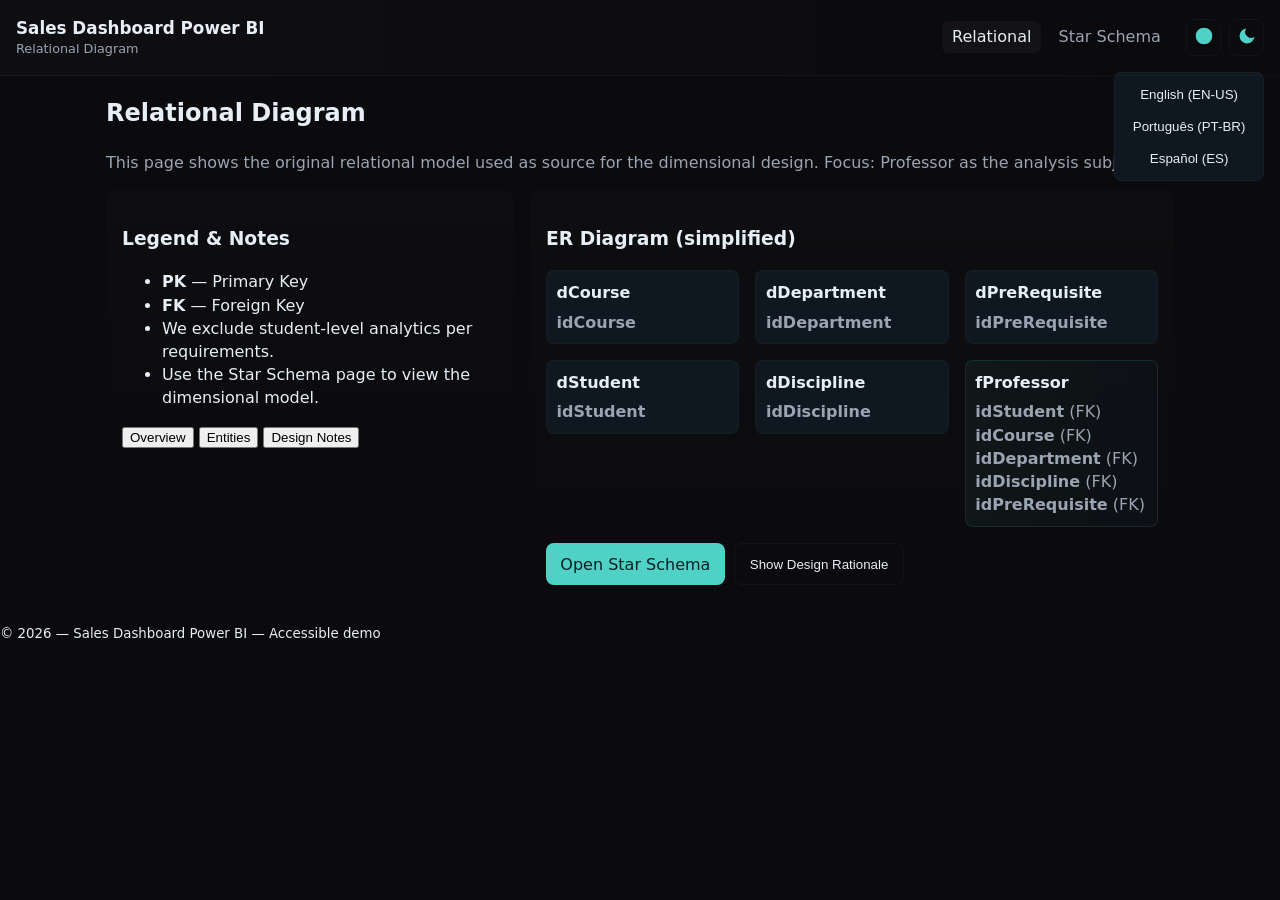
<file: docs/index.html>
<!doctype html>
<html lang="en">
<head>
  <meta charset="utf-8" />
  <meta name="viewport" content="width=device-width,initial-scale=1" />
  <title>Sales Dashboard Power BI — Relational Diagram</title>
  <link rel="stylesheet" href="./src/style.css" />
</head>
<body class="theme-dark" data-lang="en">
  <header class="site-header" role="banner">
    <div class="brand">
      <h1 class="brand-title">Sales Dashboard Power BI</h1>
      <p class="brand-sub">Relational Diagram</p>
    </div>

    <nav class="top-nav" role="navigation" aria-label="Main navigation">
      <ul class="nav-list">
        <li><a href="index.html" class="nav-link active" aria-current="page">Relational</a></li>
        <li><a href="star_schema.html" class="nav-link">Star Schema</a></li>
      </ul>
    </nav>

    <div class="controls">
      <button id="langBtn" class="icon-btn" aria-haspopup="true" aria-expanded="false" title="Language">
        <svg class="icon" viewBox="0 0 24 24" aria-hidden="true"><circle cx="12" cy="12" r="10" /></svg>
        <span class="visually-hidden">Language</span>
      </button>

      <button id="themeToggle" class="icon-btn" aria-pressed="true" title="Toggle theme">
        <!-- Moon icon (dark) / Sun icon (light) swapped by JS -->
        <svg id="themeIcon" class="icon" viewBox="0 0 24 24" aria-hidden="true">
          <path d="M21 12.79A9 9 0 1111.21 3 7 7 0 0021 12.79z" />
        </svg>
        <span class="visually-hidden">Toggle theme</span>
      </button>
    </div>
  </header>

  <main id="main" class="container" role="main">
    <section class="panel" aria-labelledby="relationalTitle">
      <h2 id="relationalTitle">Relational Diagram</h2>

      <p class="lead" id="introText">
        This page shows the original relational model used as source for the dimensional design. Focus: **Professor** as the analysis subject.
      </p>

      <div class="layout">
        <aside class="sidebar" aria-labelledby="legendTitle">
          <h3 id="legendTitle">Legend & Notes</h3>
          <ul>
            <li><strong>PK</strong> — Primary Key</li>
            <li><strong>FK</strong> — Foreign Key</li>
            <li>We exclude student-level analytics per requirements.</li>
            <li>Use the Star Schema page to view the dimensional model.</li>
          </ul>

          <nav class="page-menu" aria-label="Page menu">
            <button class="menu-btn" data-target="relational" aria-pressed="true">Overview</button>
            <button class="menu-btn" data-target="entities" aria-pressed="false">Entities</button>
            <button class="menu-btn" data-target="notes" aria-pressed="false">Design Notes</button>
          </nav>
        </aside>

        <section class="content" aria-labelledby="diagramTitle">
          <h3 id="diagramTitle">ER Diagram (simplified)</h3>

          <div class="erd" role="img" aria-label="Relational diagram showing dCourse, dDepartment, dPreRequisite, dStudent, dDiscipline and fProfessor">
            <!-- Semantic, accessible representation of the relational model using HTML/CSS boxes -->
            <div class="entity" id="dCourse" tabindex="0" aria-describedby="dCourseDesc">
              <header class="entity-header">dCourse</header>
              <ul class="attributes">
                <li><strong>idCourse</strong></li>
              </ul>
              <p id="dCourseDesc" class="visually-hidden">Course dimension with primary key idCourse.</p>
            </div>

            <div class="entity" id="dDepartment" tabindex="0" aria-describedby="dDepartmentDesc">
              <header class="entity-header">dDepartment</header>
              <ul class="attributes">
                <li><strong>idDepartment</strong></li>
              </ul>
              <p id="dDepartmentDesc" class="visually-hidden">Department dimension with primary key idDepartment.</p>
            </div>

            <div class="entity" id="dPreRequisite" tabindex="0" aria-describedby="dPreReqDesc">
              <header class="entity-header">dPreRequisite</header>
              <ul class="attributes">
                <li><strong>idPreRequisite</strong></li>
              </ul>
              <p id="dPreReqDesc" class="visually-hidden">Prerequisite dimension with primary key idPreRequisite.</p>
            </div>

            <div class="entity" id="dStudent" tabindex="0" aria-describedby="dStudentDesc">
              <header class="entity-header">dStudent</header>
              <ul class="attributes">
                <li><strong>idStudent</strong></li>
              </ul>
              <p id="dStudentDesc" class="visually-hidden">Student dimension (excluded from analysis).</p>
            </div>

            <div class="entity" id="dDiscipline" tabindex="0" aria-describedby="dDisciplineDesc">
              <header class="entity-header">dDiscipline</header>
              <ul class="attributes">
                <li><strong>idDiscipline</strong></li>
              </ul>
              <p id="dDisciplineDesc" class="visually-hidden">Discipline dimension with primary key idDiscipline.</p>
            </div>

            <div class="entity fact" id="fProfessor" tabindex="0" aria-describedby="fProfessorDesc">
              <header class="entity-header">fProfessor</header>
              <ul class="attributes">
                <li><strong>idStudent</strong> (FK)</li>
                <li><strong>idCourse</strong> (FK)</li>
                <li><strong>idDepartment</strong> (FK)</li>
                <li><strong>idDiscipline</strong> (FK)</li>
                <li><strong>idPreRequisite</strong> (FK)</li>
              </ul>
              <p id="fProfessorDesc" class="visually-hidden">Fact table linking professor teaching records to related entities.</p>
            </div>
          </div>

          <div class="actions">
            <a class="btn primary" href="star_schema.html" role="button">Open Star Schema</a>
            <button class="btn" id="explainBtn">Show Design Rationale</button>
          </div>

          <div id="rationale" class="card hidden" aria-live="polite">
            <h4>Design Rationale</h4>
            <p>
              The relational model contains core entities. For analytics focused on professors we will transform these into a star schema where the fact table captures teaching metrics and dimensions provide descriptive context.
            </p>
          </div>
        </section>
      </div>
    </section>
  </main>

  <footer class="site-footer" role="contentinfo">
    <small>© 2026 — Sales Dashboard Power BI — Accessible demo</small>
  </footer>

  <div id="langMenu" class="lang-menu" role="menu" aria-hidden="true">
    <button class="lang-item" data-lang="en">English (EN-US)</button>
    <button class="lang-item" data-lang="pt-BR">Português (PT-BR)</button>
    <button class="lang-item" data-lang="es">Español (ES)</button>
  </div>

  <script src="./src/script.js" defer></script>
</body>
</html>
</file>
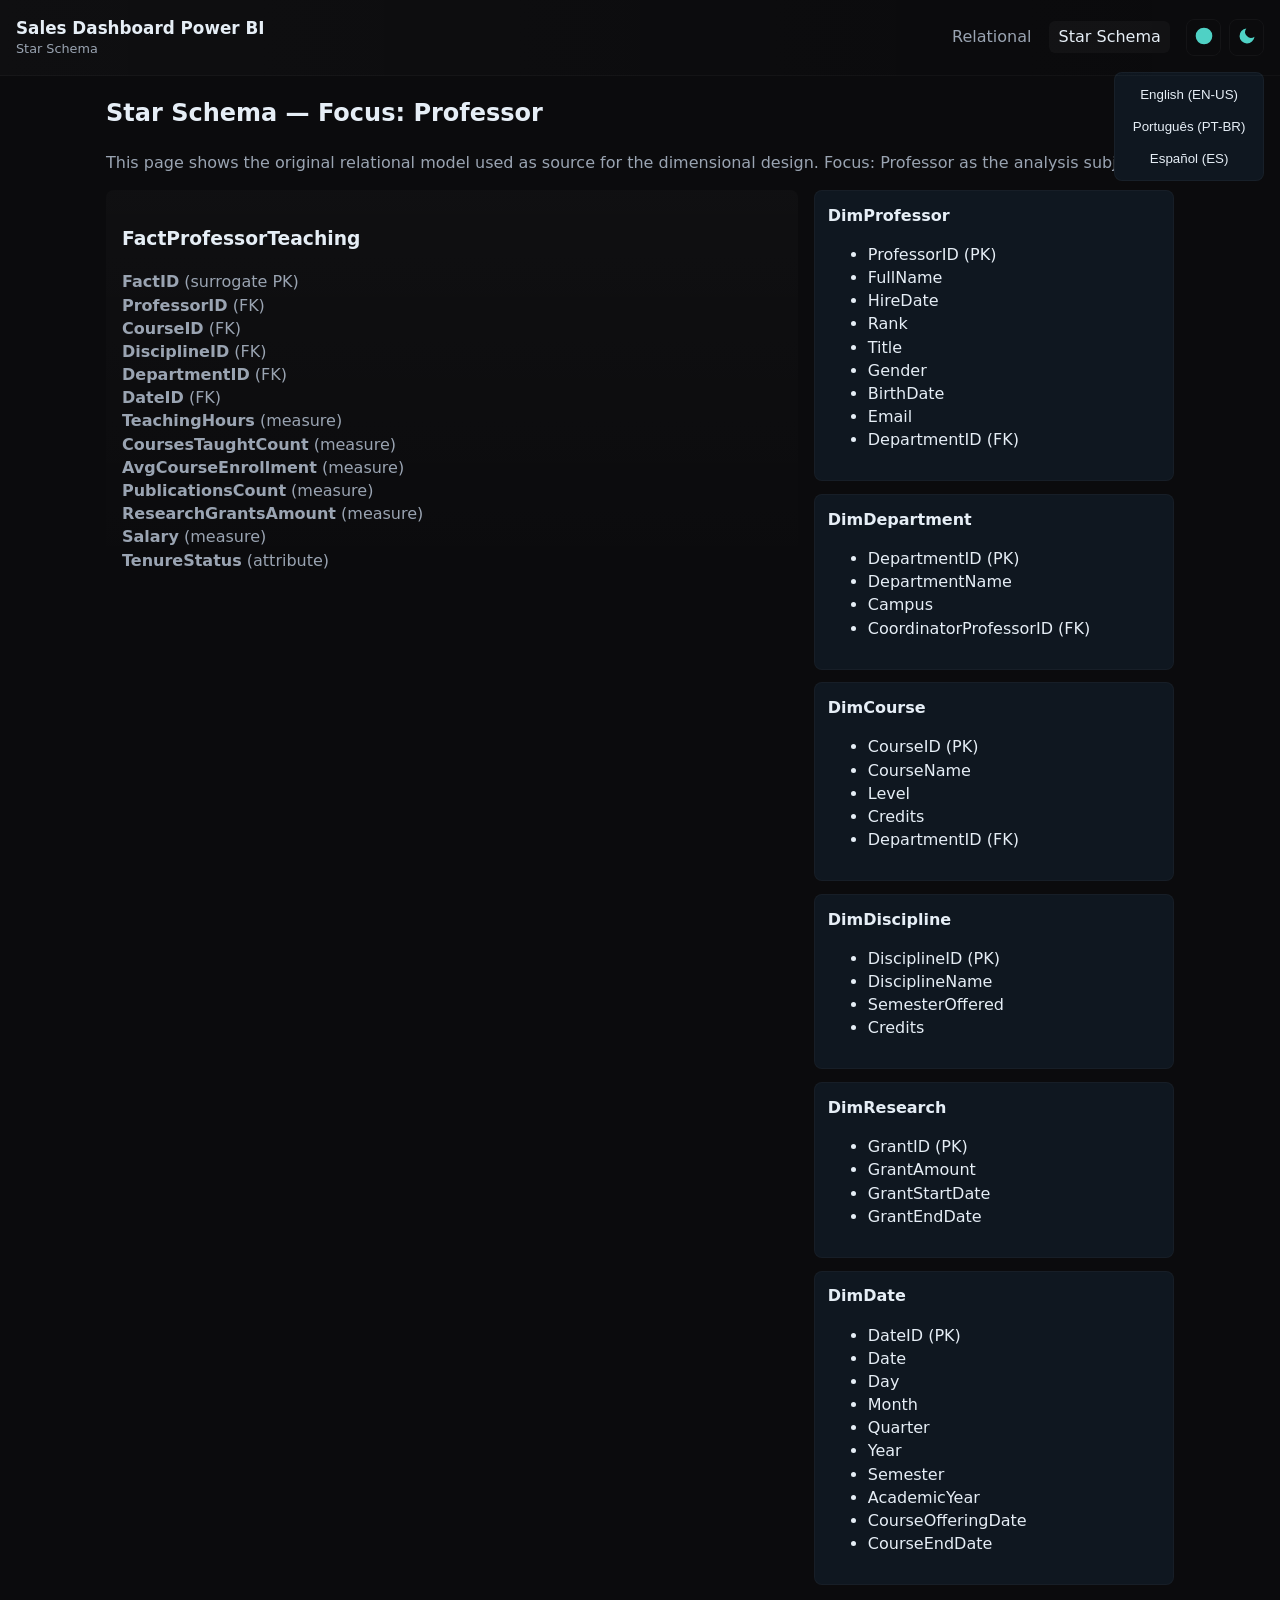
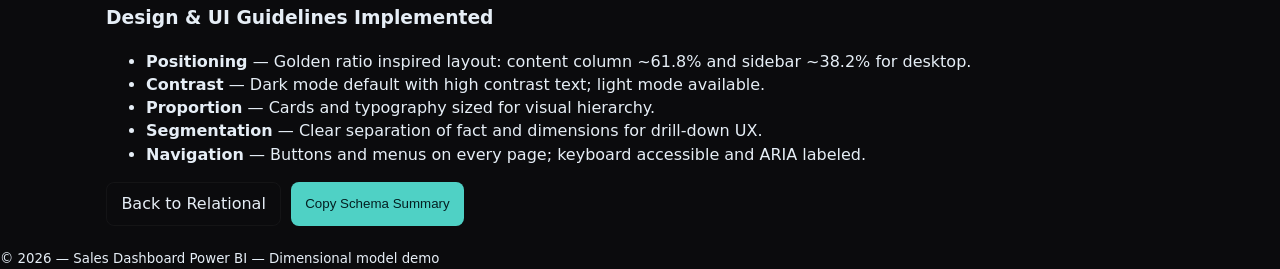
<file: docs/star_schema.html>
<!doctype html>
<html lang="en">
<head>
  <meta charset="utf-8" />
  <meta name="viewport" content="width=device-width,initial-scale=1" />
  <title>Sales Dashboard Power BI — Star Schema</title>
  <link rel="stylesheet" href="./src/style.css" />
</head>
<body class="theme-dark" data-lang="en">
  <header class="site-header" role="banner">
    <div class="brand">
      <h1 class="brand-title">Sales Dashboard Power BI</h1>
      <p class="brand-sub">Star Schema</p>
    </div>

    <nav class="top-nav" role="navigation" aria-label="Main navigation">
      <ul class="nav-list">
        <li><a href="index.html" class="nav-link">Relational</a></li>
        <li><a href="star_schema.html" class="nav-link active" aria-current="page">Star Schema</a></li>
      </ul>
    </nav>

    <div class="controls">
      <button id="langBtn2" class="icon-btn" aria-haspopup="true" aria-expanded="false" title="Language">
        <svg class="icon" viewBox="0 0 24 24" aria-hidden="true"><circle cx="12" cy="12" r="10" /></svg>
        <span class="visually-hidden">Language</span>
      </button>

      <button id="themeToggle2" class="icon-btn" aria-pressed="true" title="Toggle theme">
        <svg id="themeIcon2" class="icon" viewBox="0 0 24 24" aria-hidden="true">
          <path d="M21 12.79A9 9 0 1111.21 3 7 7 0 0021 12.79z" />
        </svg>
        <span class="visually-hidden">Toggle theme</span>
      </button>
    </div>
  </header>

  <main id="main2" class="container" role="main">
    <section class="panel" aria-labelledby="starTitle">
      <h2 id="starTitle">Star Schema — Focus: Professor</h2>

      <p class="lead" id="starIntro">
        Dimensional model centered on professor analytics. The fact table captures teaching and performance measures; dimensions provide descriptive context.
      </p>

      <div class="schema-wrap">
        <div class="fact-area" aria-labelledby="factTitle">
          <h3 id="factTitle">FactProfessorTeaching</h3>
          <div class="fact-card">
            <ul>
              <li><strong>FactID</strong> (surrogate PK)</li>
              <li><strong>ProfessorID</strong> (FK)</li>
              <li><strong>CourseID</strong> (FK)</li>
              <li><strong>DisciplineID</strong> (FK)</li>
              <li><strong>DepartmentID</strong> (FK)</li>
              <li><strong>DateID</strong> (FK)</li>
              <li><strong>TeachingHours</strong> (measure)</li>
              <li><strong>CoursesTaughtCount</strong> (measure)</li>
              <li><strong>AvgCourseEnrollment</strong> (measure)</li>
              <li><strong>PublicationsCount</strong> (measure)</li>
              <li><strong>ResearchGrantsAmount</strong> (measure)</li>
              <li><strong>Salary</strong> (measure)</li>
              <li><strong>TenureStatus</strong> (attribute)</li>
            </ul>
          </div>
        </div>

        <div class="dims-area">
          <article class="dim" id="dimProfessor" tabindex="0" aria-labelledby="dimProfessorTitle">
            <h4 id="dimProfessorTitle">DimProfessor</h4>
            <ul>
              <li>ProfessorID (PK)</li>
              <li>FullName</li>
              <li>HireDate</li>
              <li>Rank</li>
              <li>Title</li>
              <li>Gender</li>
              <li>BirthDate</li>
              <li>Email</li>
              <li>DepartmentID (FK)</li>
            </ul>
          </article>

          <article class="dim" id="dimDepartment" tabindex="0" aria-labelledby="dimDepartmentTitle">
            <h4 id="dimDepartmentTitle">DimDepartment</h4>
            <ul>
              <li>DepartmentID (PK)</li>
              <li>DepartmentName</li>
              <li>Campus</li>
              <li>CoordinatorProfessorID (FK)</li>
            </ul>
          </article>

          <article class="dim" id="dimCourse" tabindex="0" aria-labelledby="dimCourseTitle">
            <h4 id="dimCourseTitle">DimCourse</h4>
            <ul>
              <li>CourseID (PK)</li>
              <li>CourseName</li>
              <li>Level</li>
              <li>Credits</li>
              <li>DepartmentID (FK)</li>
            </ul>
          </article>

          <article class="dim" id="dimDiscipline" tabindex="0" aria-labelledby="dimDisciplineTitle">
            <h4 id="dimDisciplineTitle">DimDiscipline</h4>
            <ul>
              <li>DisciplineID (PK)</li>
              <li>DisciplineName</li>
              <li>SemesterOffered</li>
              <li>Credits</li>
            </ul>
          </article>

          <article class="dim" id="dimResearch" tabindex="0" aria-labelledby="dimResearchTitle">
            <h4 id="dimResearchTitle">DimResearch</h4>
            <ul>
              <li>GrantID (PK)</li>
              <li>GrantAmount</li>
              <li>GrantStartDate</li>
              <li>GrantEndDate</li>
            </ul>
          </article>

          <article class="dim" id="dimDate" tabindex="0" aria-labelledby="dimDateTitle">
            <h4 id="dimDateTitle">DimDate</h4>
            <ul>
              <li>DateID (PK)</li>
              <li>Date</li>
              <li>Day</li>
              <li>Month</li>
              <li>Quarter</li>
              <li>Year</li>
              <li>Semester</li>
              <li>AcademicYear</li>
              <li>CourseOfferingDate</li>
              <li>CourseEndDate</li>
            </ul>
          </article>
        </div>
      </div>

      <section class="design-guidelines" aria-labelledby="guidelinesTitle">
        <h3 id="guidelinesTitle">Design & UI Guidelines Implemented</h3>
        <ul>
          <li><strong>Positioning</strong> — Golden ratio inspired layout: content column ~61.8% and sidebar ~38.2% for desktop.</li>
          <li><strong>Contrast</strong> — Dark mode default with high contrast text; light mode available.</li>
          <li><strong>Proportion</strong> — Cards and typography sized for visual hierarchy.</li>
          <li><strong>Segmentation</strong> — Clear separation of fact and dimensions for drill-down UX.</li>
          <li><strong>Navigation</strong> — Buttons and menus on every page; keyboard accessible and ARIA labeled.</li>
        </ul>
      </section>

      <div class="actions">
        <a class="btn" href="index.html" role="button">Back to Relational</a>
        <button class="btn primary" id="exportBtn">Copy Schema Summary</button>
      </div>

      <div id="copyNotice" class="card hidden" aria-live="polite"></div>
    </section>
  </main>

  <footer class="site-footer" role="contentinfo">
    <small>© 2026 — Sales Dashboard Power BI — Dimensional model demo</small>
  </footer>

  <div id="langMenu2" class="lang-menu" role="menu" aria-hidden="true">
    <button class="lang-item" data-lang="en">English (EN-US)</button>
    <button class="lang-item" data-lang="pt-BR">Português (PT-BR)</button>
    <button class="lang-item" data-lang="es">Español (ES)</button>
  </div>

  <script src="./src/script.js" defer></script>
</body>
</html>
</file>
<file: docs/src/style.css>
:root{
  --bg:#0b0b0d;
  --panel:#0f1720;
  --muted:#9aa4b2;
  --text:#e6eef6;
  --accent:#4fd1c5;
  --card:#0f1720;
  --primary:#2b6cb0;
  --success:#48bb78;
  --danger:#f56565;
  --radius:10px;
  --gap:1rem;
  --max-width:1100px;
  --golden:61.8%;
  --sidebar:38.2%;
  --font-sans:system-ui,-apple-system,"Segoe UI",Roboto,"Helvetica Neue",Arial;
}

[data-theme="light"], .theme-light {
  --bg:#ffffff;
  --panel:#f7fafc;
  --muted:#4a5568;
  --text:#0b1220;
  --accent:#0ea5a4;
  --card:#ffffff;
  --primary:#2563eb;
  --success:#16a34a;
  --danger:#dc2626;
}

*{box-sizing:border-box}
html,body{height:100%}
body{
  margin:0;
  font-family:var(--font-sans);
  background:var(--bg);
  color:var(--text);
  -webkit-font-smoothing:antialiased;
  -moz-osx-font-smoothing:grayscale;
  line-height:1.45;
}

/* Header */
.site-header{
  display:flex;
  align-items:center;
  gap:1rem;
  padding:1rem;
  background:linear-gradient(90deg, rgba(255,255,255,0.02), transparent);
  border-bottom:1px solid rgba(255,255,255,0.03);
  position:sticky;
  top:0;
  z-index:10;
}
.brand{flex:1}
.brand-title{margin:0;font-size:1.05rem}
.brand-sub{margin:0;font-size:.8rem;color:var(--muted)}

.top-nav .nav-list{list-style:none;margin:0;padding:0;display:flex;gap:.5rem}
.nav-link{
  color:var(--muted);
  text-decoration:none;
  padding:.4rem .6rem;
  border-radius:6px;
}
.nav-link.active, .nav-link:focus, .nav-link:hover{
  background:rgba(255,255,255,0.03);
  color:var(--text);
}

/* Controls */
.controls{display:flex;gap:.5rem;align-items:center}
.icon-btn{
  background:transparent;border:1px solid rgba(255,255,255,0.04);
  color:var(--text);padding:.4rem;border-radius:8px;cursor:pointer;
}
.icon{width:20px;height:20px;fill:var(--accent);stroke:none}

/* Layout */
.container{max-width:var(--max-width);margin:1.25rem auto;padding:0 1rem}
.panel{background:transparent;padding:0}
.lead{color:var(--muted);margin-top:.25rem}

/* Golden ratio layout */
.layout{display:flex;gap:var(--gap);align-items:flex-start}
.sidebar{flex:0 0 var(--sidebar);min-width:220px;background:linear-gradient(180deg, rgba(255,255,255,0.01), transparent);padding:1rem;border-radius:var(--radius)}
.content{flex:1;padding:1rem;background:linear-gradient(180deg, rgba(255,255,255,0.01), transparent);border-radius:var(--radius)}

/* ERD boxes */
.erd{display:grid;grid-template-columns:repeat(3,1fr);gap:1rem;align-items:start;margin-top:1rem}
.entity{background:var(--card);padding:.6rem;border-radius:8px;border:1px solid rgba(255,255,255,0.03)}
.entity-header{font-weight:700;margin:0 0 .4rem 0}
.attributes{list-style:none;padding:0;margin:0;color:var(--muted)}
.entity.fact{background:linear-gradient(90deg, rgba(79,209,197,0.06), rgba(43,108,176,0.04));border:1px solid rgba(79,209,197,0.12)}

/* Buttons */
.btn{display:inline-block;padding:.6rem .9rem;border-radius:8px;border:1px solid rgba(255,255,255,0.04);background:transparent;color:var(--text);cursor:pointer;text-decoration:none}
.btn.primary{background:var(--accent);color:#042022;border:none}
.actions{margin-top:1rem;display:flex;gap:.6rem;flex-wrap:wrap}

/* Cards */
.card{background:var(--panel);padding:1rem;border-radius:8px;border:1px solid rgba(255,255,255,0.03);margin-top:1rem}
.hidden{display:none}

/* Star schema layout */
.schema-wrap{display:grid;grid-template-columns:1fr 360px;gap:1rem;align-items:start;margin-top:1rem}
.fact-area{background:linear-gradient(180deg, rgba(255,255,255,0.02), transparent);padding:1rem;border-radius:8px}
.fact-card ul{list-style:none;padding:0;margin:0;color:var(--muted)}
.dims-area{display:grid;grid-template-columns:repeat(1,1fr);gap:.8rem}
.dim{background:var(--card);padding:.8rem;border-radius:8px;border:1px solid rgba(255,255,255,0.03)}
.dim h4{margin:0 0 .4rem 0}

/* Responsive */
@media (max-width:900px){
  .layout{flex-direction:column}
  .schema-wrap{grid-template-columns:1fr}
  .sidebar{order:2}
  .erd{grid-template-columns:repeat(2,1fr)}
}

/* Accessibility helpers */
.visually-hidden{position:absolute!important;height:1px;width:1px;overflow:hidden;clip:rect(1px,1px,1px,1px);white-space:nowrap}

/* Language menu */
.lang-menu{position:fixed;right:1rem;top:4.5rem;background:var(--panel);border:1px solid rgba(255,255,255,0.04);padding:.5rem;border-radius:8px;display:flex;flex-direction:column;gap:.25rem}
.lang-item{background:transparent;border:none;color:var(--text);padding:.4rem .6rem;border-radius:6px;cursor:pointer}
.lang-item:hover, .lang-item:focus{background:rgba(255,255,255,0.02)}
</file>
